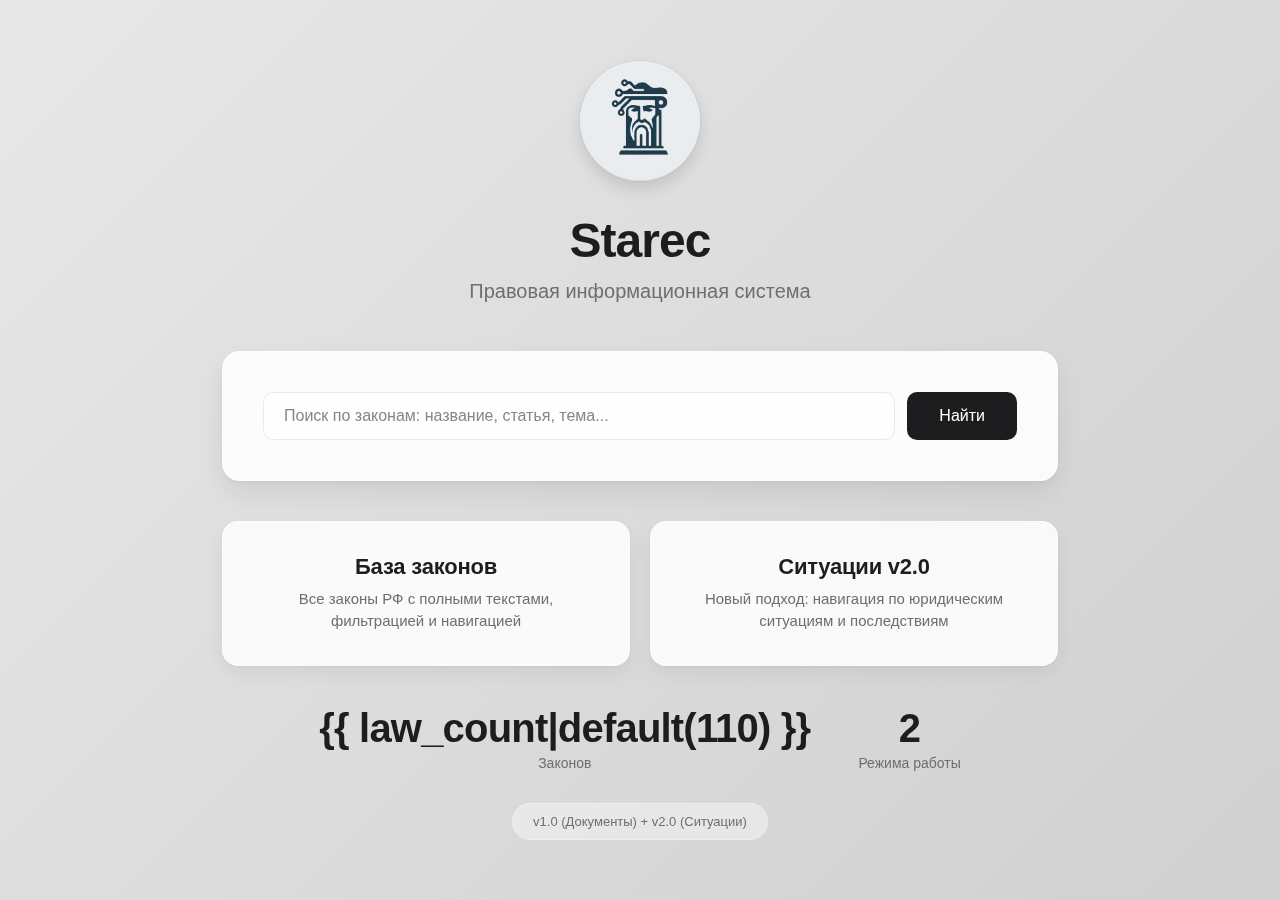
<file: templates/index_clean.html>
<!DOCTYPE html>
<html lang="ru">
<head>
    <meta charset="UTF-8">
    <meta name="viewport" content="width=device-width, initial-scale=1.0">
    <title>Starec - Правовая база данных</title>
    <style>
        * {
            margin: 0;
            padding: 0;
            box-sizing: border-box;
        }

        body {
            font-family: -apple-system, BlinkMacSystemFont, 'SF Pro Display', 'Helvetica Neue', Arial, sans-serif;
            background: linear-gradient(135deg, #e8e8e8 0%, #d0d0d0 100%);
            min-height: 100vh;
            display: flex;
            align-items: center;
            justify-content: center;
            color: #1d1d1f;
            -webkit-font-smoothing: antialiased;
            -moz-osx-font-smoothing: grayscale;
        }

        .container {
            text-align: center;
            padding: 3rem 2rem;
            max-width: 900px;
            width: 100%;
        }

        .logo-container {
            margin-bottom: 2rem;
        }

        .logo {
            width: 120px;
            height: 120px;
            margin: 0 auto;
            border-radius: 50%;
            overflow: hidden;
            box-shadow:
                0 8px 16px rgba(0, 0, 0, 0.12),
                0 0 0 1px rgba(0, 0, 0, 0.05);
            background: white;
            display: flex;
            align-items: center;
            justify-content: center;
        }

        .logo img {
            width: 100%;
            height: 100%;
            object-fit: cover;
        }

        h1 {
            font-size: 3rem;
            color: #1d1d1f;
            margin-bottom: 0.75rem;
            font-weight: 600;
            letter-spacing: -0.02em;
        }

        .subtitle {
            font-size: 1.25rem;
            color: #6e6e73;
            margin-bottom: 3rem;
            font-weight: 400;
        }

        .search-container {
            background: rgba(255, 255, 255, 0.9);
            backdrop-filter: blur(20px) saturate(180%);
            -webkit-backdrop-filter: blur(20px) saturate(180%);
            border-radius: 18px;
            padding: 2.5rem;
            box-shadow:
                0 2px 4px rgba(0, 0, 0, 0.05),
                0 12px 28px rgba(0, 0, 0, 0.08);
            margin-bottom: 2.5rem;
            border: 1px solid rgba(255, 255, 255, 0.5);
        }

        .search-form {
            display: flex;
            gap: 0.75rem;
        }

        .search-input {
            flex: 1;
            padding: 0.875rem 1.25rem;
            font-size: 1rem;
            border: 1px solid rgba(0, 0, 0, 0.08);
            border-radius: 10px;
            outline: none;
            transition: all 0.2s ease;
            background: rgba(255, 255, 255, 0.5);
            font-family: inherit;
        }

        .search-input:focus {
            border-color: rgba(0, 125, 250, 0.6);
            box-shadow: 0 0 0 4px rgba(0, 125, 250, 0.1);
            background: white;
        }

        .search-input::placeholder {
            color: #86868b;
        }

        .search-btn {
            padding: 0.875rem 2rem;
            background: #1d1d1f;
            color: white;
            border: none;
            border-radius: 10px;
            font-size: 1rem;
            font-weight: 500;
            cursor: pointer;
            transition: all 0.2s ease;
            font-family: inherit;
            white-space: nowrap;
        }

        .search-btn:hover {
            background: #000000;
        }

        .search-btn:active {
            transform: scale(0.98);
        }

        .main-actions {
            display: grid;
            grid-template-columns: repeat(auto-fit, minmax(280px, 1fr));
            gap: 1.25rem;
            margin-bottom: 2.5rem;
        }

        .action-card {
            background: rgba(255, 255, 255, 0.85);
            backdrop-filter: blur(20px) saturate(180%);
            -webkit-backdrop-filter: blur(20px) saturate(180%);
            border-radius: 16px;
            padding: 2rem 1.75rem;
            text-decoration: none;
            color: inherit;
            box-shadow:
                0 1px 3px rgba(0, 0, 0, 0.05),
                0 8px 20px rgba(0, 0, 0, 0.06);
            transition: all 0.3s cubic-bezier(0.25, 0.46, 0.45, 0.94);
            display: flex;
            flex-direction: column;
            border: 1px solid rgba(255, 255, 255, 0.4);
        }

        .action-card:hover {
            transform: translateY(-4px);
            box-shadow:
                0 4px 8px rgba(0, 0, 0, 0.08),
                0 16px 32px rgba(0, 0, 0, 0.1);
        }

        .action-card h2 {
            font-size: 1.375rem;
            color: #1d1d1f;
            margin-bottom: 0.5rem;
            font-weight: 600;
            letter-spacing: -0.01em;
        }

        .action-card p {
            font-size: 0.9375rem;
            color: #6e6e73;
            line-height: 1.5;
            font-weight: 400;
        }

        .stats {
            display: flex;
            justify-content: center;
            gap: 3rem;
            margin-top: 2.5rem;
            flex-wrap: wrap;
        }

        .stat-item {
            text-align: center;
        }

        .stat-number {
            font-size: 2.5rem;
            font-weight: 600;
            margin-bottom: 0.25rem;
            color: #1d1d1f;
            letter-spacing: -0.02em;
        }

        .stat-label {
            font-size: 0.875rem;
            color: #6e6e73;
            font-weight: 400;
        }

        .version-badge {
            display: inline-block;
            background: rgba(255, 255, 255, 0.4);
            color: #6e6e73;
            padding: 0.625rem 1.25rem;
            border-radius: 100px;
            font-size: 0.8125rem;
            margin-top: 2rem;
            backdrop-filter: blur(10px);
            -webkit-backdrop-filter: blur(10px);
            border: 1px solid rgba(255, 255, 255, 0.3);
            font-weight: 500;
        }

        @media (max-width: 768px) {
            h1 {
                font-size: 2rem;
            }

            .subtitle {
                font-size: 1rem;
            }

            .search-form {
                flex-direction: column;
            }

            .logo {
                width: 100px;
                height: 100px;
            }

            .main-actions {
                grid-template-columns: 1fr;
            }

            .stats {
                gap: 2rem;
            }
        }
    </style>
</head>
<body>
    <div class="container">
        <div class="logo-container">
            <div class="logo">
                <img src="/static/img/starec-icon.jpg" alt="Starec">
            </div>
        </div>

        <h1>Starec</h1>
        <p class="subtitle">Правовая информационная система</p>

        <div class="search-container">
            <form action="/search" method="GET" class="search-form">
                <input
                    type="text"
                    name="q"
                    class="search-input"
                    placeholder="Поиск по законам: название, статья, тема..."
                    required
                >
                <button type="submit" class="search-btn">Найти</button>
            </form>
        </div>

        <div class="main-actions">
            <a href="/laws" class="action-card">
                <h2>База законов</h2>
                <p>Все законы РФ с полными текстами, фильтрацией и навигацией</p>
            </a>

            <a href="/v2/" class="action-card">
                <h2>Ситуации v2.0</h2>
                <p>Новый подход: навигация по юридическим ситуациям и последствиям</p>
            </a>
        </div>

        <div class="stats">
            <div class="stat-item">
                <div class="stat-number">{{ law_count|default(110) }}</div>
                <div class="stat-label">Законов</div>
            </div>
            <div class="stat-item">
                <div class="stat-number">2</div>
                <div class="stat-label">Режима работы</div>
            </div>
        </div>

        <div class="version-badge">
            v1.0 (Документы) + v2.0 (Ситуации)
        </div>
    </div>
</body>
</html>
</file>
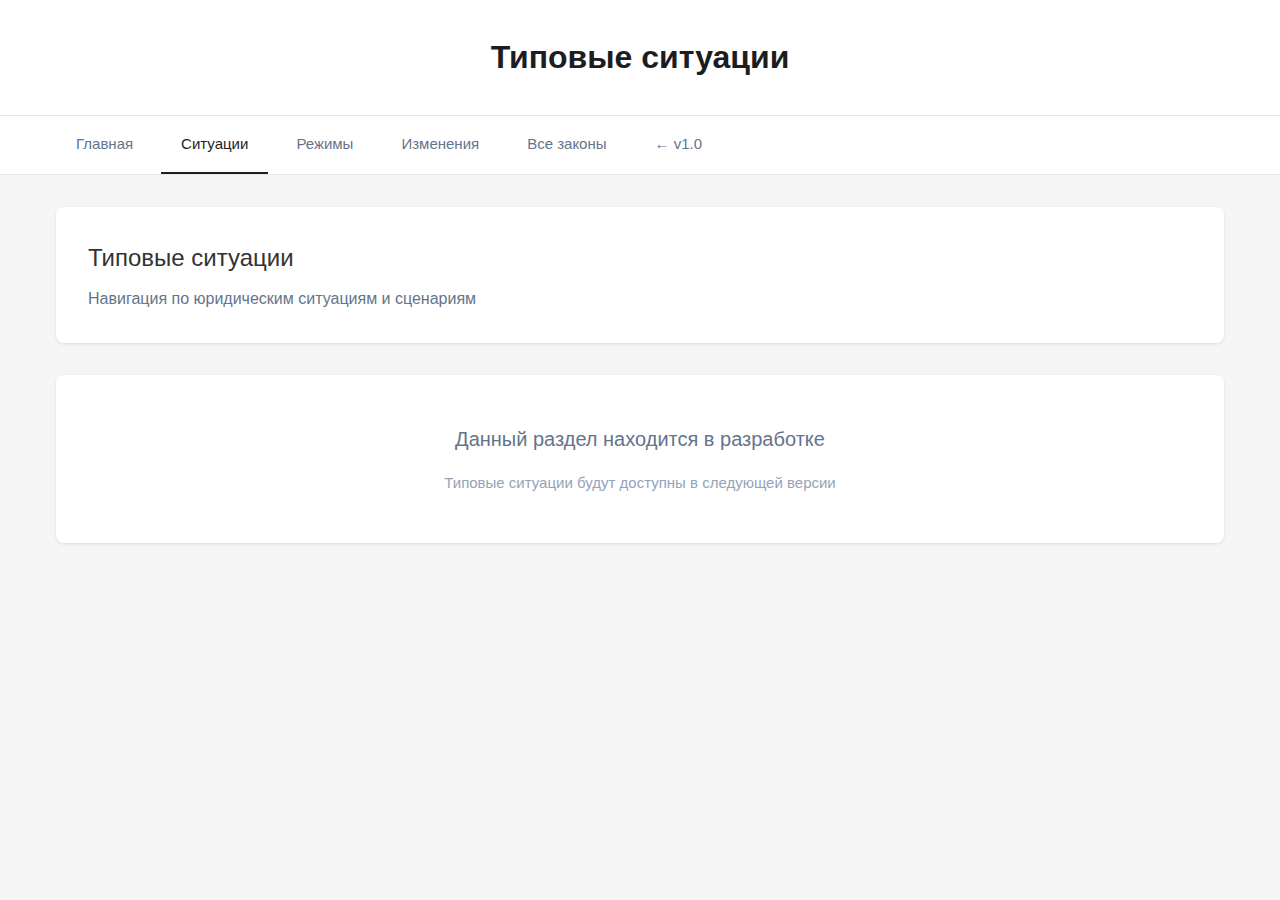
<file: templates/v2/situations.html>
<!DOCTYPE html>
<html lang="ru">
<head>
    <meta charset="UTF-8">
    <meta name="viewport" content="width=device-width, initial-scale=1.0">
    <title>Типовые ситуации - v2.0</title>
    <style>
        * {
            margin: 0;
            padding: 0;
            box-sizing: border-box;
        }

        body {
            font-family: -apple-system, BlinkMacSystemFont, 'Segoe UI', Roboto, 'Helvetica Neue', Arial, sans-serif;
            background: #f5f5f5;
            color: #333;
            line-height: 1.6;
        }

        .v2-header {
            background: white;
            color: #1d1d1f;
            border-bottom: 1px solid #e5e7eb;
            padding: 2rem 1rem;
            text-align: center;
        }

        .v2-nav {
            background: white;
            border-bottom: 1px solid #e5e7eb;
            padding: 0;
        }

        .nav-content {
            max-width: 1200px;
            margin: 0 auto;
            display: flex;
            gap: 0.5rem;
            padding: 0 1rem;
        }

        .nav-link {
            padding: 1rem 1.25rem;
            text-decoration: none;
            color: #64748b;
            border-bottom: 2px solid transparent;
            transition: all 0.2s;
            font-size: 0.9375rem;
        }

        .nav-link:hover {
            color: #1d1d1f;
            border-bottom-color: #1d1d1f;
        }

        .nav-link.active {
            color: #1d1d1f;
            border-bottom-color: #1d1d1f;
        }

        .v2-main {
            max-width: 1200px;
            margin: 0 auto;
            padding: 2rem 1rem;
        }

        .page-header {
            background: white;
            border-radius: 0.5rem;
            padding: 2rem;
            margin-bottom: 2rem;
            box-shadow: 0 1px 3px rgba(0,0,0,0.1);
        }

        .page-header h1 {
            font-size: 1.5rem;
            font-weight: 400;
            margin-bottom: 0.5rem;
        }

        .page-header p {
            font-size: 1rem;
            color: #64748b;
        }

        .empty-state {
            background: white;
            border-radius: 0.5rem;
            padding: 3rem 2rem;
            text-align: center;
            box-shadow: 0 1px 3px rgba(0,0,0,0.1);
        }

        .empty-state h2 {
            font-size: 1.25rem;
            font-weight: 400;
            color: #64748b;
            margin-bottom: 1rem;
        }

        .empty-state p {
            font-size: 0.9375rem;
            color: #94a3b8;
        }
    </style>
</head>
<body>
    <header class="v2-header">
        <h1>Типовые ситуации</h1>
    </header>

    <nav class="v2-nav">
        <div class="nav-content">
            <a href="/v2/" class="nav-link">Главная</a>
            <a href="/v2/situations/" class="nav-link active">Ситуации</a>
            <a href="/v2/regimes/" class="nav-link">Режимы</a>
            <a href="/v2/timeline/" class="nav-link">Изменения</a>
            <a href="/laws" class="nav-link">Все законы</a>
            <a href="/" class="nav-link">← v1.0</a>
        </div>
    </nav>

    <main class="v2-main">
        <section class="page-header">
            <h1>Типовые ситуации</h1>
            <p>Навигация по юридическим ситуациям и сценариям</p>
        </section>

        <div class="empty-state">
            <h2>Данный раздел находится в разработке</h2>
            <p>Типовые ситуации будут доступны в следующей версии</p>
        </div>
    </main>
</body>
</html>
</file>
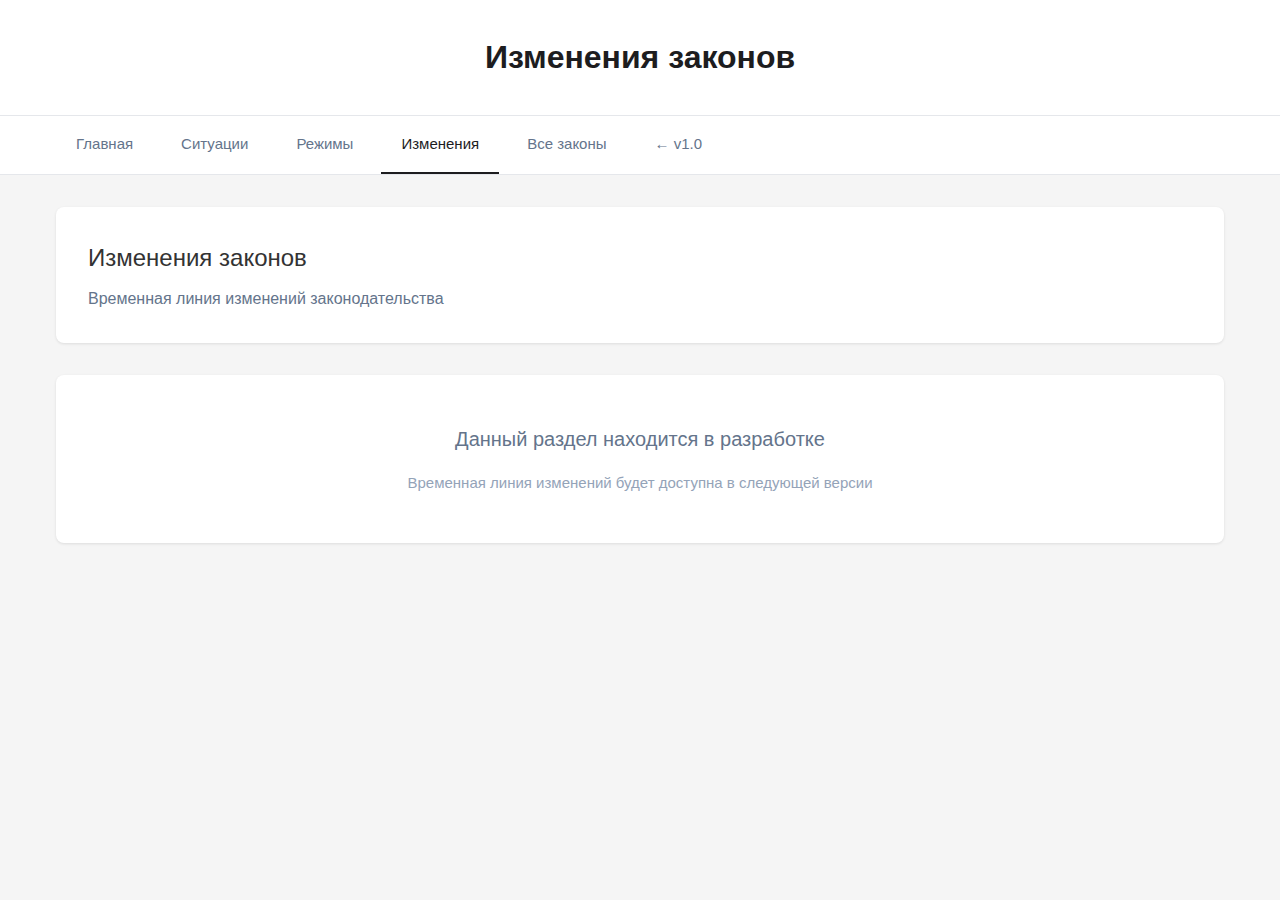
<file: templates/v2/timeline.html>
<!DOCTYPE html>
<html lang="ru">
<head>
    <meta charset="UTF-8">
    <meta name="viewport" content="width=device-width, initial-scale=1.0">
    <title>Изменения законов - v2.0</title>
    <style>
        * {
            margin: 0;
            padding: 0;
            box-sizing: border-box;
        }

        body {
            font-family: -apple-system, BlinkMacSystemFont, 'Segoe UI', Roboto, 'Helvetica Neue', Arial, sans-serif;
            background: #f5f5f5;
            color: #333;
            line-height: 1.6;
        }

        .v2-header {
            background: white;
            color: #1d1d1f;
            border-bottom: 1px solid #e5e7eb;
            padding: 2rem 1rem;
            text-align: center;
        }

        .v2-nav {
            background: white;
            border-bottom: 1px solid #e5e7eb;
            padding: 0;
        }

        .nav-content {
            max-width: 1200px;
            margin: 0 auto;
            display: flex;
            gap: 0.5rem;
            padding: 0 1rem;
        }

        .nav-link {
            padding: 1rem 1.25rem;
            text-decoration: none;
            color: #64748b;
            border-bottom: 2px solid transparent;
            transition: all 0.2s;
            font-size: 0.9375rem;
        }

        .nav-link:hover {
            color: #1d1d1f;
            border-bottom-color: #1d1d1f;
        }

        .nav-link.active {
            color: #1d1d1f;
            border-bottom-color: #1d1d1f;
        }

        .v2-main {
            max-width: 1200px;
            margin: 0 auto;
            padding: 2rem 1rem;
        }

        .page-header {
            background: white;
            border-radius: 0.5rem;
            padding: 2rem;
            margin-bottom: 2rem;
            box-shadow: 0 1px 3px rgba(0,0,0,0.1);
        }

        .page-header h1 {
            font-size: 1.5rem;
            font-weight: 400;
            margin-bottom: 0.5rem;
        }

        .page-header p {
            font-size: 1rem;
            color: #64748b;
        }

        .empty-state {
            background: white;
            border-radius: 0.5rem;
            padding: 3rem 2rem;
            text-align: center;
            box-shadow: 0 1px 3px rgba(0,0,0,0.1);
        }

        .empty-state h2 {
            font-size: 1.25rem;
            font-weight: 400;
            color: #64748b;
            margin-bottom: 1rem;
        }

        .empty-state p {
            font-size: 0.9375rem;
            color: #94a3b8;
        }
    </style>
</head>
<body>
    <header class="v2-header">
        <h1>Изменения законов</h1>
    </header>

    <nav class="v2-nav">
        <div class="nav-content">
            <a href="/v2/" class="nav-link">Главная</a>
            <a href="/v2/situations/" class="nav-link">Ситуации</a>
            <a href="/v2/regimes/" class="nav-link">Режимы</a>
            <a href="/v2/timeline/" class="nav-link active">Изменения</a>
            <a href="/laws" class="nav-link">Все законы</a>
            <a href="/" class="nav-link">← v1.0</a>
        </div>
    </nav>

    <main class="v2-main">
        <section class="page-header">
            <h1>Изменения законов</h1>
            <p>Временная линия изменений законодательства</p>
        </section>

        <div class="empty-state">
            <h2>Данный раздел находится в разработке</h2>
            <p>Временная линия изменений будет доступна в следующей версии</p>
        </div>
    </main>
</body>
</html>
</file>
